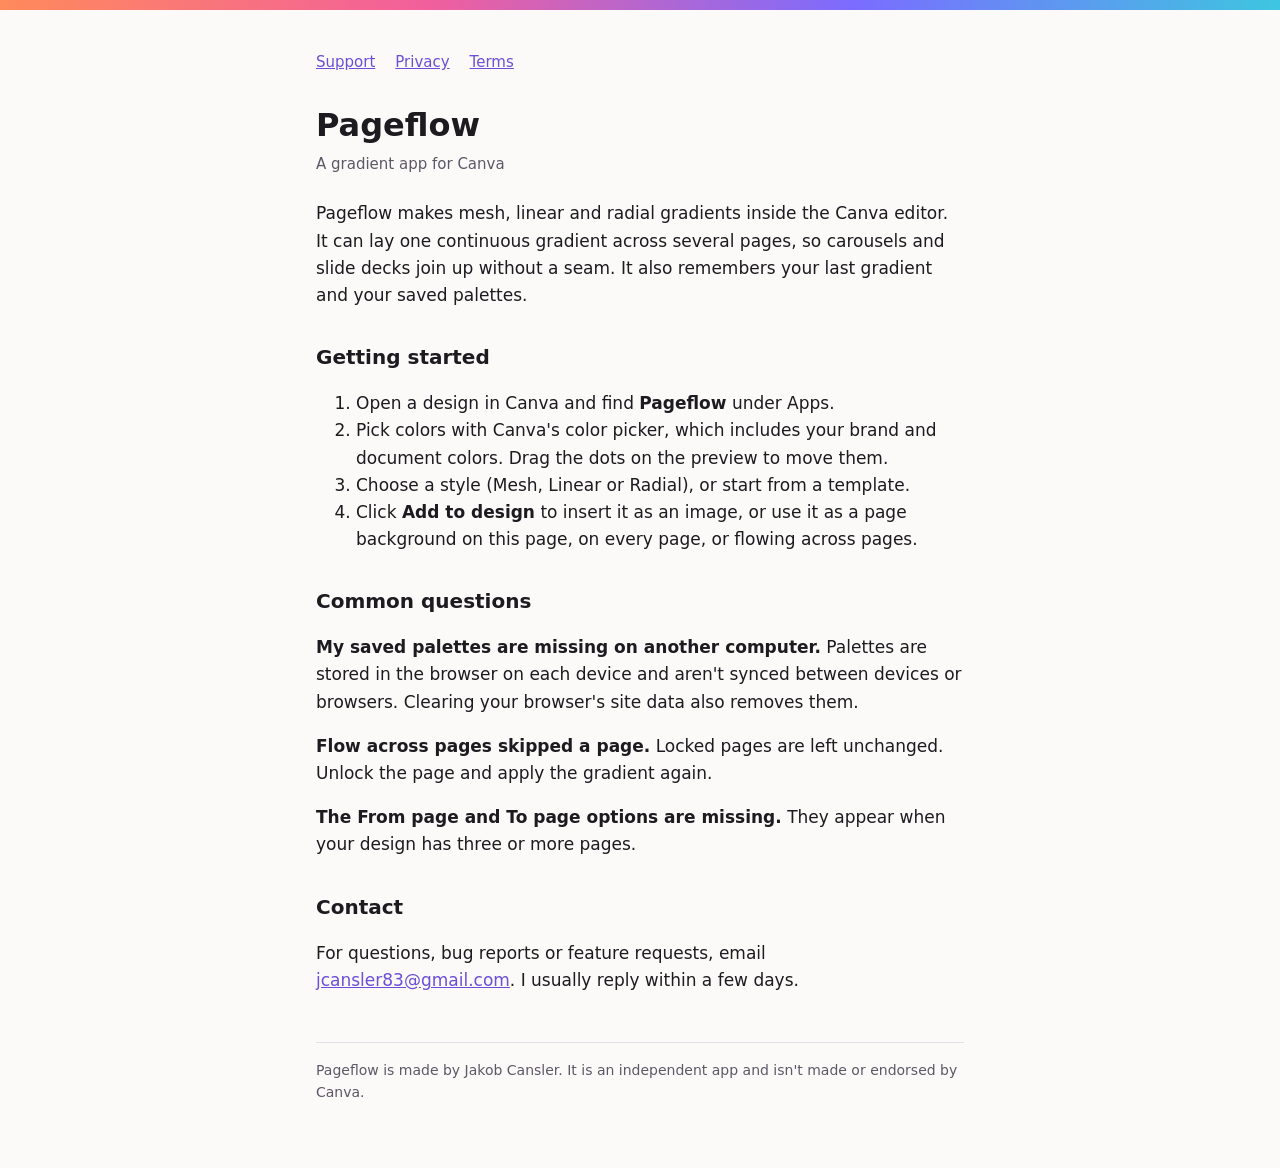
<file: index.html>
<!doctype html>
<html lang="en">
<head>
<meta charset="utf-8">
<meta name="viewport" content="width=device-width, initial-scale=1">
<title>Pageflow</title>
<meta name="description" content="Pageflow is a Canva app for mesh, linear and radial gradients that can flow across pages and remember your colors.">
<link rel="stylesheet" href="style.css">
</head>
<body>
<div class="band"></div>
<main>
<nav><a href="./">Support</a><a href="privacy.html">Privacy</a><a href="terms.html">Terms</a></nav>
<h1>Pageflow</h1>
<p class="meta">A gradient app for Canva</p>
<p>Pageflow makes mesh, linear and radial gradients inside the Canva editor. It can lay one continuous gradient across several pages, so carousels and slide decks join up without a seam. It also remembers your last gradient and your saved palettes.</p>

<h2>Getting started</h2>
<ol>
<li>Open a design in Canva and find <strong>Pageflow</strong> under Apps.</li>
<li>Pick colors with Canva's color picker, which includes your brand and document colors. Drag the dots on the preview to move them.</li>
<li>Choose a style (Mesh, Linear or Radial), or start from a template.</li>
<li>Click <strong>Add to design</strong> to insert it as an image, or use it as a page background on this page, on every page, or flowing across pages.</li>
</ol>

<h2>Common questions</h2>
<p><strong>My saved palettes are missing on another computer.</strong> Palettes are stored in the browser on each device and aren't synced between devices or browsers. Clearing your browser's site data also removes them.</p>
<p><strong>Flow across pages skipped a page.</strong> Locked pages are left unchanged. Unlock the page and apply the gradient again.</p>
<p><strong>The From page and To page options are missing.</strong> They appear when your design has three or more pages.</p>

<h2>Contact</h2>
<p>For questions, bug reports or feature requests, email <a href="mailto:jcansler83@gmail.com?subject=Pageflow">jcansler83@gmail.com</a>. I usually reply within a few days.</p>

<footer>Pageflow is made by Jakob Cansler. It is an independent app and isn't made or endorsed by Canva.</footer>
</main>
</body>
</html>
</file>
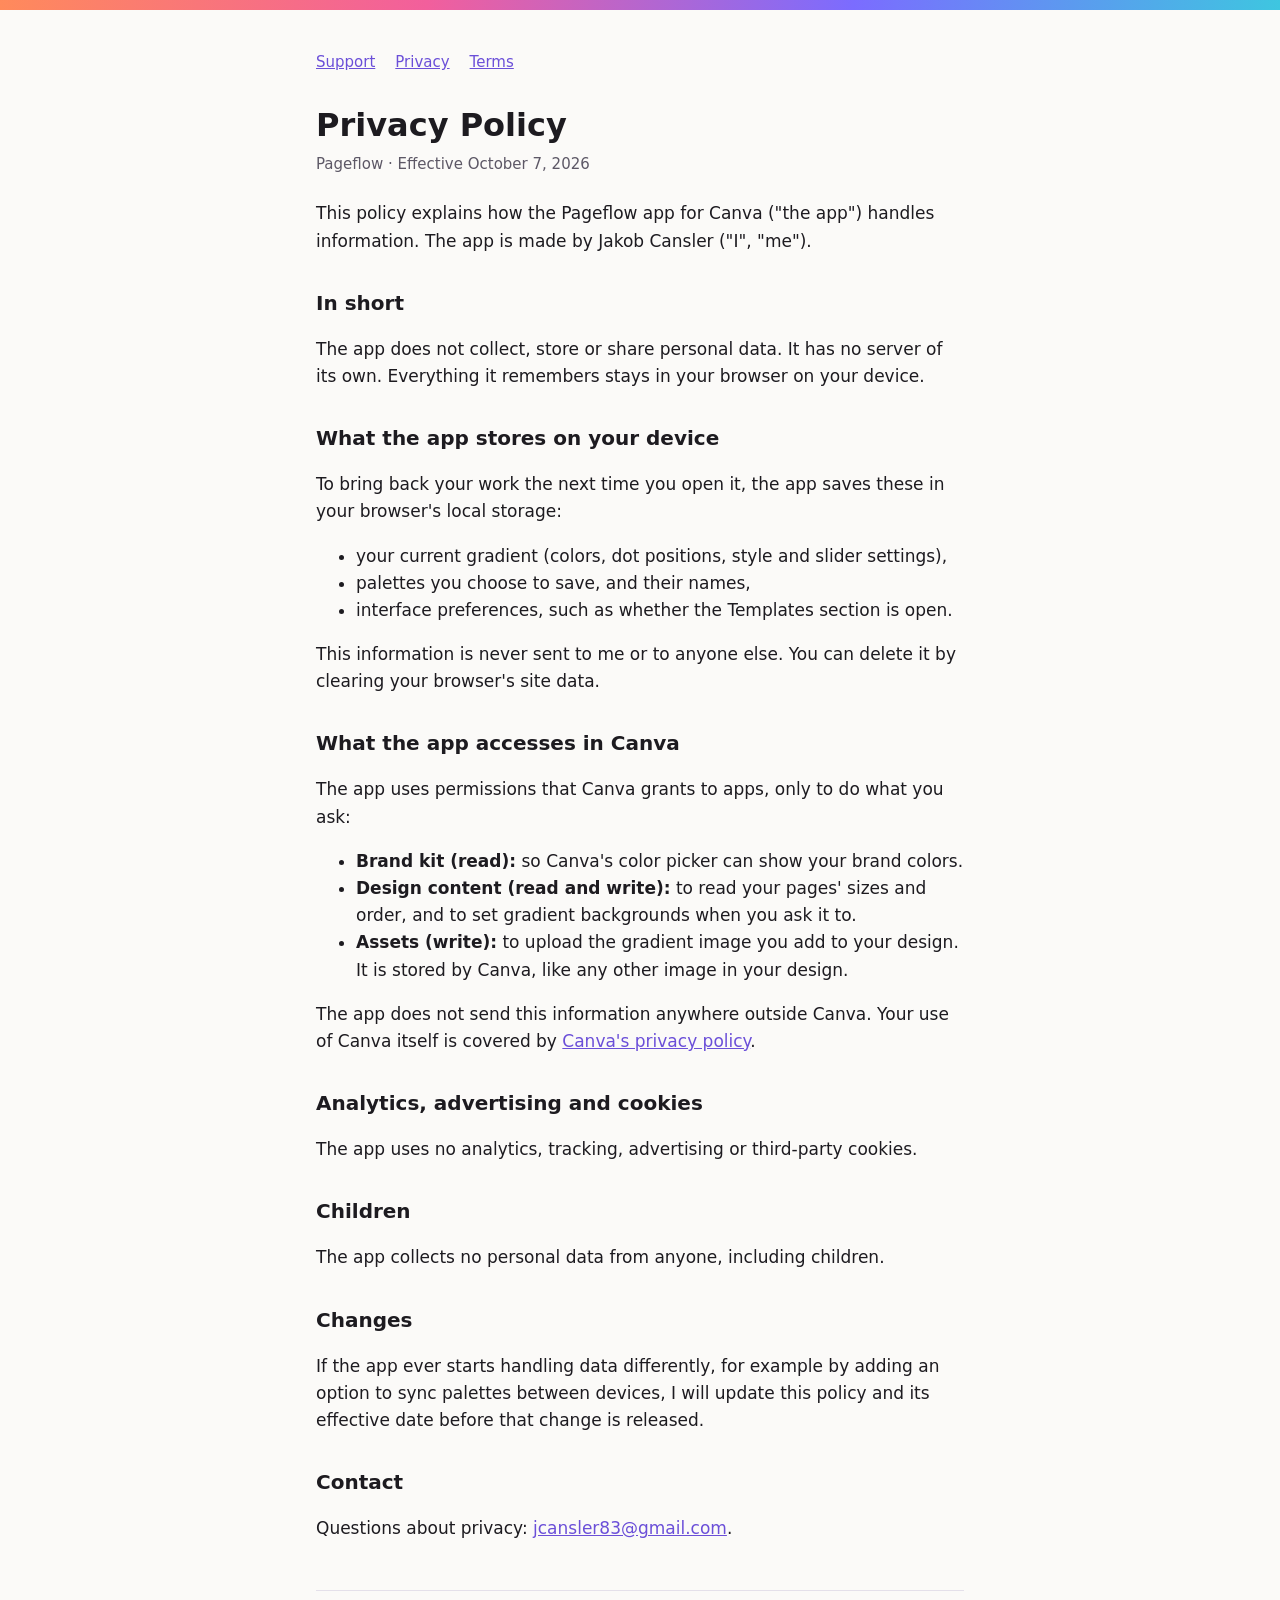
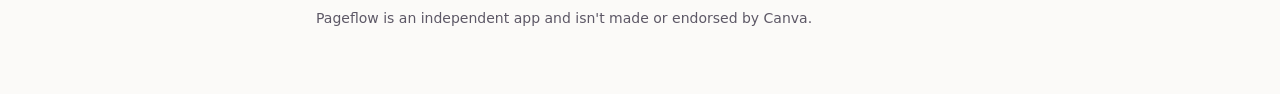
<file: privacy.html>
<!doctype html>
<html lang="en">
<head>
<meta charset="utf-8">
<meta name="viewport" content="width=device-width, initial-scale=1">
<title>Privacy Policy</title>
<link rel="stylesheet" href="style.css">
</head>
<body>
<div class="band"></div>
<main>
<nav><a href="./">Support</a><a href="privacy.html">Privacy</a><a href="terms.html">Terms</a></nav>
<h1>Privacy Policy</h1>
<p class="meta">Pageflow · Effective October 7, 2026</p>

<p>This policy explains how the Pageflow app for Canva ("the app") handles information. The app is made by Jakob Cansler ("I", "me").</p>

<h2>In short</h2>
<p>The app does not collect, store or share personal data. It has no server of its own. Everything it remembers stays in your browser on your device.</p>

<h2>What the app stores on your device</h2>
<p>To bring back your work the next time you open it, the app saves these in your browser's local storage:</p>
<ul>
<li>your current gradient (colors, dot positions, style and slider settings),</li>
<li>palettes you choose to save, and their names,</li>
<li>interface preferences, such as whether the Templates section is open.</li>
</ul>
<p>This information is never sent to me or to anyone else. You can delete it by clearing your browser's site data.</p>

<h2>What the app accesses in Canva</h2>
<p>The app uses permissions that Canva grants to apps, only to do what you ask:</p>
<ul>
<li><strong>Brand kit (read):</strong> so Canva's color picker can show your brand colors.</li>
<li><strong>Design content (read and write):</strong> to read your pages' sizes and order, and to set gradient backgrounds when you ask it to.</li>
<li><strong>Assets (write):</strong> to upload the gradient image you add to your design. It is stored by Canva, like any other image in your design.</li>
</ul>
<p>The app does not send this information anywhere outside Canva. Your use of Canva itself is covered by <a href="https://www.canva.com/policies/privacy-policy/">Canva's privacy policy</a>.</p>

<h2>Analytics, advertising and cookies</h2>
<p>The app uses no analytics, tracking, advertising or third-party cookies.</p>

<h2>Children</h2>
<p>The app collects no personal data from anyone, including children.</p>

<h2>Changes</h2>
<p>If the app ever starts handling data differently, for example by adding an option to sync palettes between devices, I will update this policy and its effective date before that change is released.</p>

<h2>Contact</h2>
<p>Questions about privacy: <a href="mailto:jcansler83@gmail.com?subject=Pageflow%20privacy">jcansler83@gmail.com</a>.</p>

<footer>Pageflow is an independent app and isn't made or endorsed by Canva.</footer>
</main>
</body>
</html>
</file>
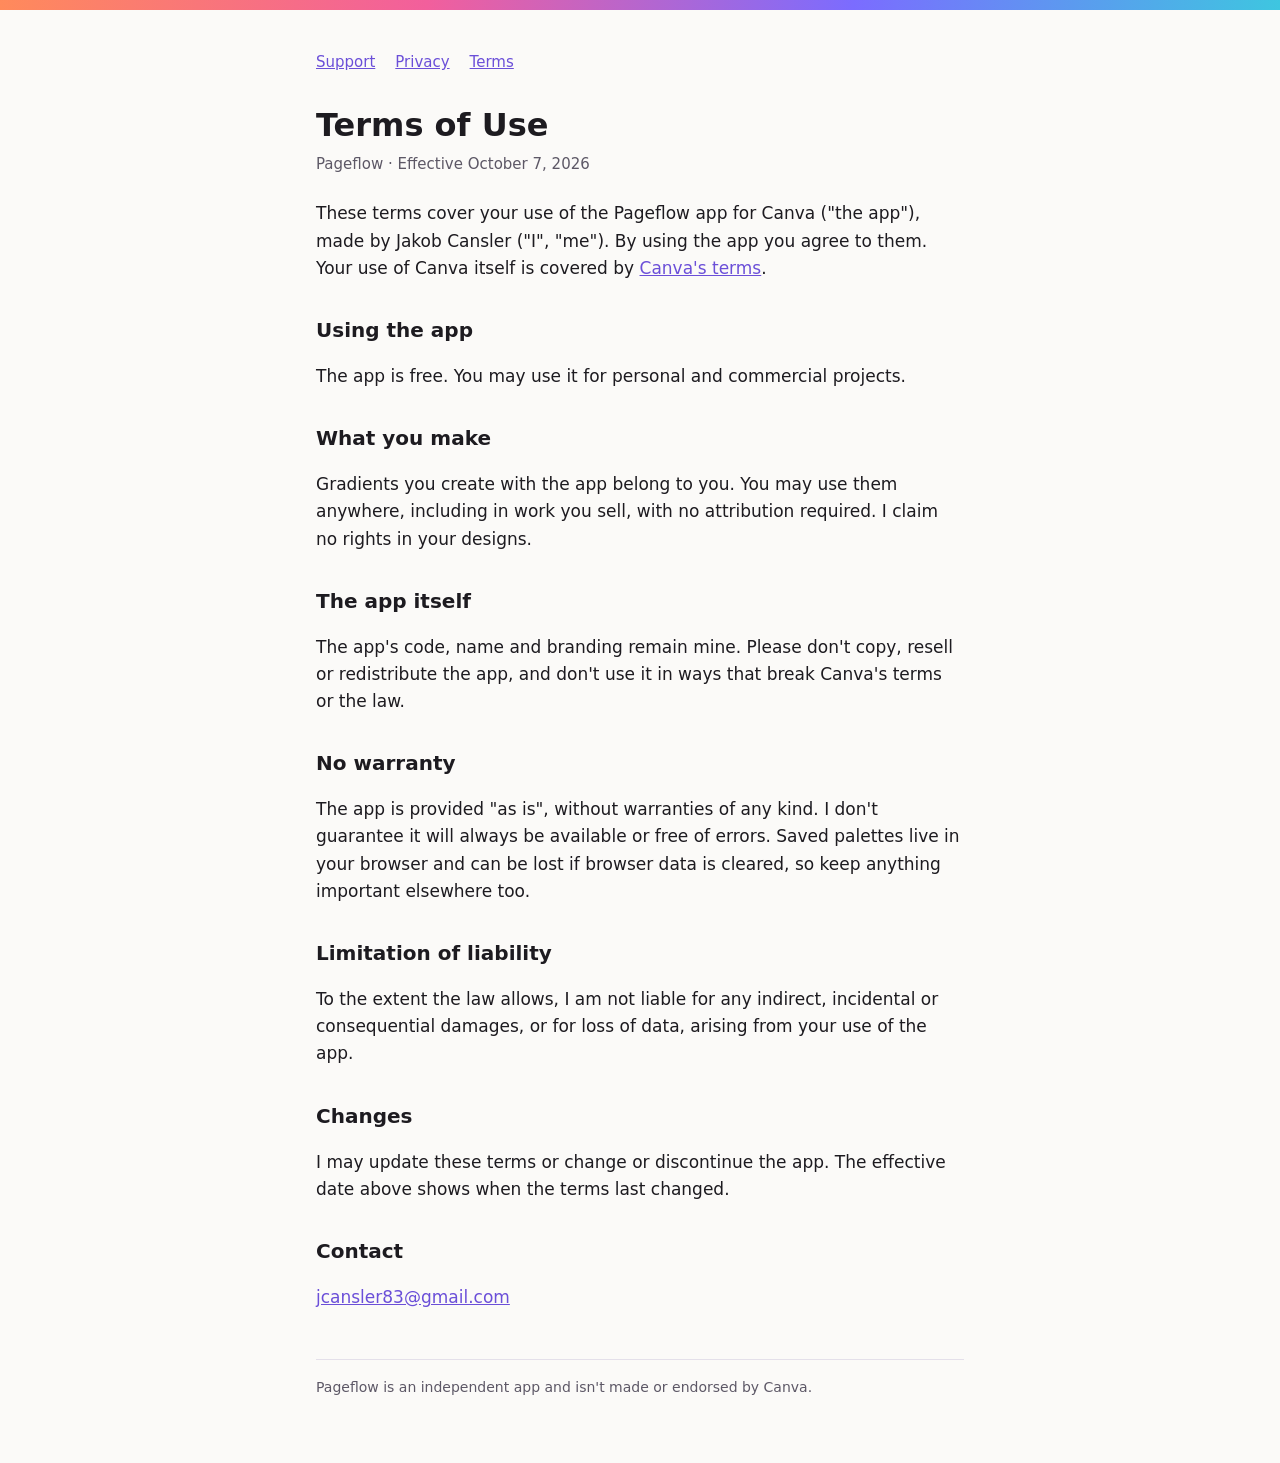
<file: terms.html>
<!doctype html>
<html lang="en">
<head>
<meta charset="utf-8">
<meta name="viewport" content="width=device-width, initial-scale=1">
<title>Terms of Use</title>
<link rel="stylesheet" href="style.css">
</head>
<body>
<div class="band"></div>
<main>
<nav><a href="./">Support</a><a href="privacy.html">Privacy</a><a href="terms.html">Terms</a></nav>
<h1>Terms of Use</h1>
<p class="meta">Pageflow · Effective October 7, 2026</p>

<p>These terms cover your use of the Pageflow app for Canva ("the app"), made by Jakob Cansler ("I", "me"). By using the app you agree to them. Your use of Canva itself is covered by <a href="https://www.canva.com/policies/terms-of-use/">Canva's terms</a>.</p>

<h2>Using the app</h2>
<p>The app is free. You may use it for personal and commercial projects.</p>

<h2>What you make</h2>
<p>Gradients you create with the app belong to you. You may use them anywhere, including in work you sell, with no attribution required. I claim no rights in your designs.</p>

<h2>The app itself</h2>
<p>The app's code, name and branding remain mine. Please don't copy, resell or redistribute the app, and don't use it in ways that break Canva's terms or the law.</p>

<h2>No warranty</h2>
<p>The app is provided "as is", without warranties of any kind. I don't guarantee it will always be available or free of errors. Saved palettes live in your browser and can be lost if browser data is cleared, so keep anything important elsewhere too.</p>

<h2>Limitation of liability</h2>
<p>To the extent the law allows, I am not liable for any indirect, incidental or consequential damages, or for loss of data, arising from your use of the app.</p>

<h2>Changes</h2>
<p>I may update these terms or change or discontinue the app. The effective date above shows when the terms last changed.</p>

<h2>Contact</h2>
<p><a href="mailto:jcansler83@gmail.com?subject=Pageflow">jcansler83@gmail.com</a></p>

<footer>Pageflow is an independent app and isn't made or endorsed by Canva.</footer>
</main>
</body>
</html>
</file>
<file: style.css>
:root{--bg:#fbfaf8;--fg:#1d1b20;--muted:#5d5866;--accent:#6b4fd8;--rule:#e4e0ea}
@media (prefers-color-scheme:dark){:root{--bg:#141217;--fg:#ece9f1;--muted:#a7a1b1;--accent:#a996ff;--rule:#2c2833}}
*{box-sizing:border-box}
body{margin:0;background:var(--bg);color:var(--fg);font:17px/1.6 system-ui,-apple-system,"Segoe UI",sans-serif}
.band{height:10px;background:linear-gradient(90deg,#ff8a5b,#f25f9c,#7b6cff,#3ec6e0)}
main{max-width:680px;margin:0 auto;padding:40px 16px 64px}
nav{display:flex;gap:20px;flex-wrap:wrap;font-size:15px;margin-bottom:32px}
a{color:var(--accent)}
h1{font-size:32px;line-height:1.2;margin:0 0 8px}
h2{font-size:20px;margin:32px 0 8px}
.meta{color:var(--muted);font-size:15px;margin:0 0 24px}
footer{border-top:1px solid var(--rule);margin-top:48px;padding-top:16px;color:var(--muted);font-size:14px}
</file>
